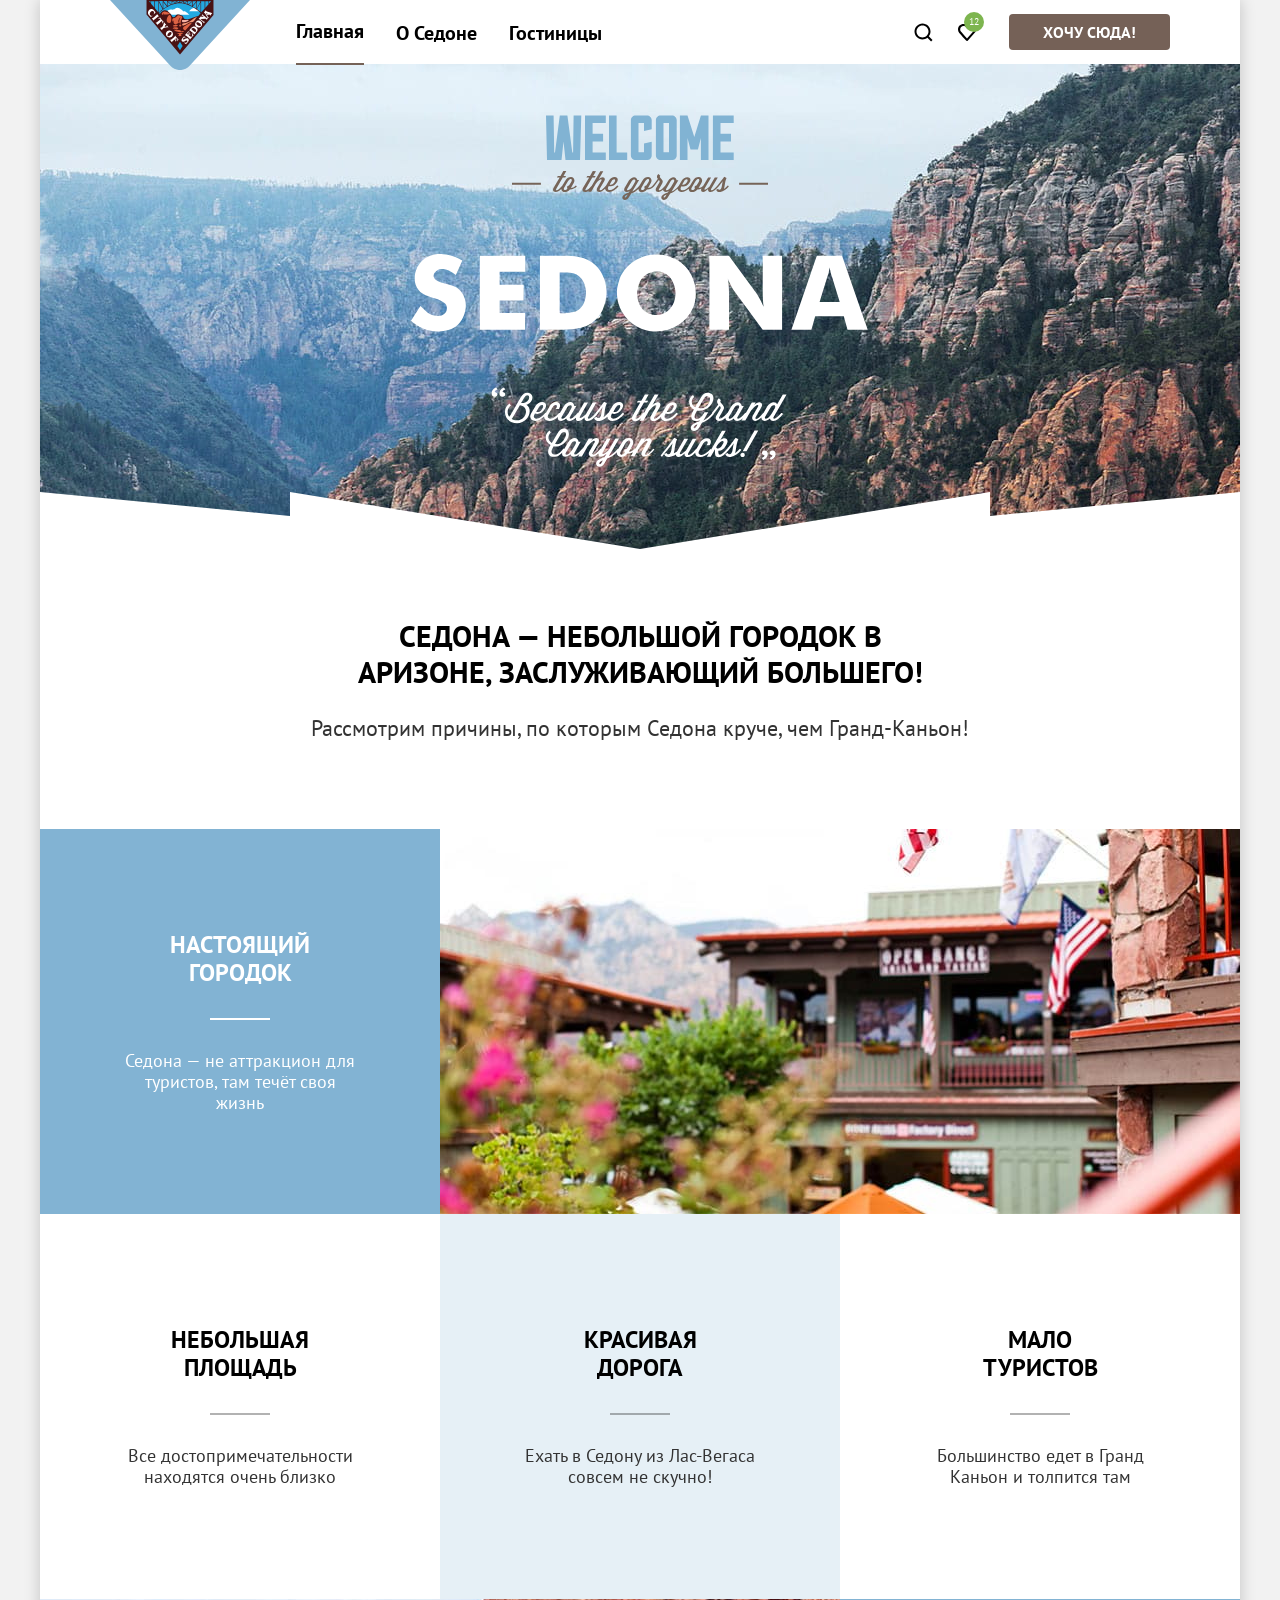
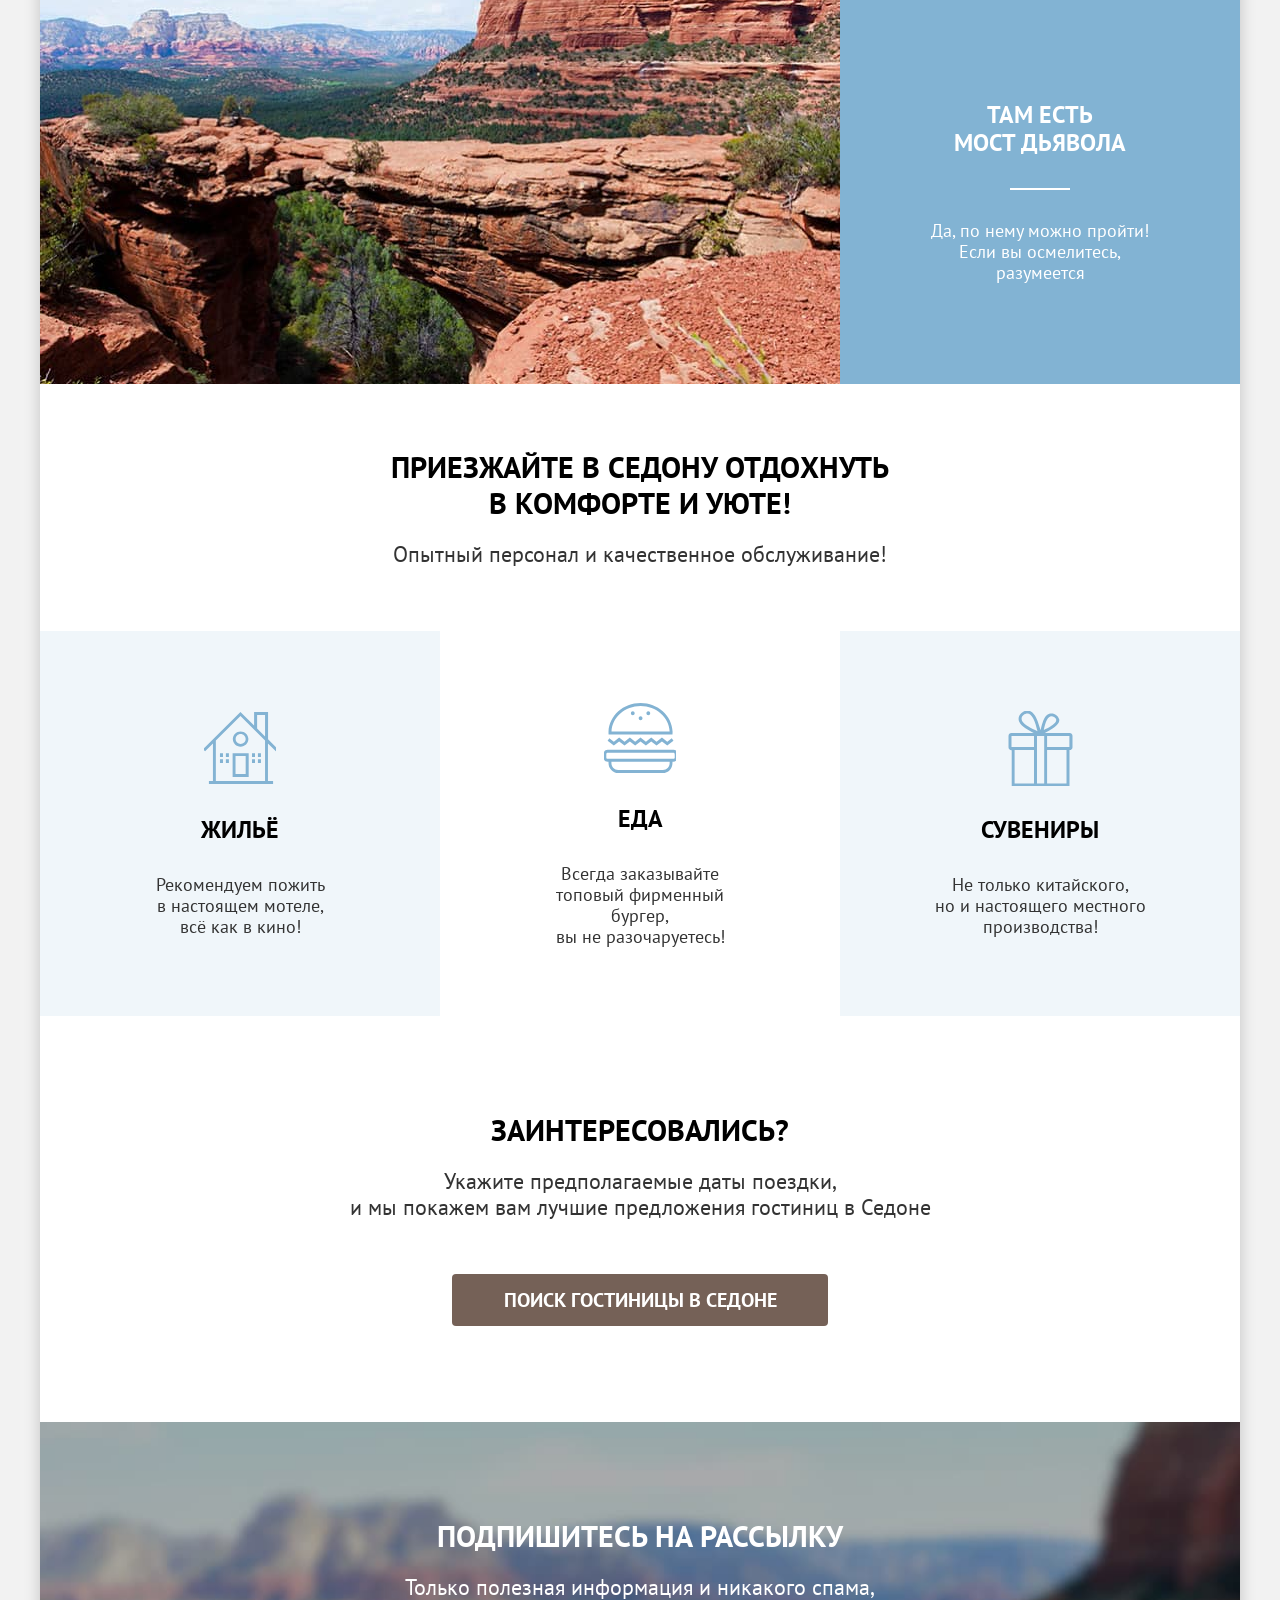
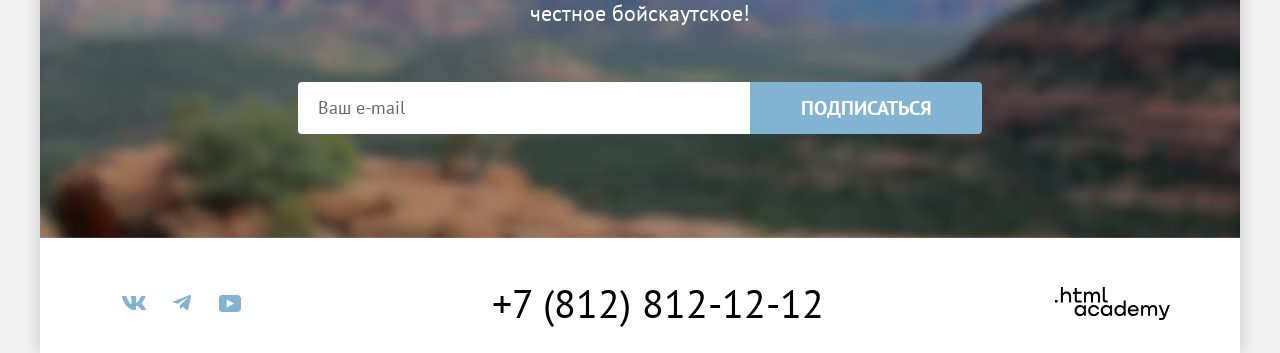
<file: index.html>
<!DOCTYPE html>
<html lang="ru">

  <head>
    <meta charset="utf-8">
    <title>HTML Academy: Седона -главная страница</title>
    <link rel="stylesheet" href="styles/styles.css">
    <link rel="icon" href="favicon.ico" sizes="32x32">
  </head>

  <body>
    <div class="container">
      <header class="header" data-test="header">
        <a class="logo-link" href="index.html" aria-current="page">
          <img class="logo" src="images/svg/logotypes/sedona-logo.svg" width="140" height="70" alt="Логотип Седоны">
        </a>
        <nav class="navigation">
          <ul class="navigation-list">
            <li class="navigation-item">
              <a class="navigation-link navigation-link-current" aria-current="page">Главная</a>
            </li>
            <li class="navigation-item">
              <a class="navigation-link" href="#">О Седоне</a>
            </li>
            <li class="navigation-item">
              <a class="navigation-link" href="catalog.html">Гостиницы</a>
            </li>
          </ul>
          <ul class="navigation-user-list">
            <li class="navigation-user-item">
              <a class="navigation-user-link navigation-user-link-search" href="#">
                <span class="visually-hidden">Поиск</span>
              </a>
            </li>
            <li class="navigation-user-item">
              <a class="navigation-user-link navigation-user-link-count" href="#">
                <span class="visually-hidden">Отелей в избранном:</span>
                <span class="count">12</span>
              </a>
            </li>
            <li class="navigation-user-item">
              <a class="button" href="#">Хочу сюда!</a>
            </li>
          </ul>
        </nav>
      </header>
      <main class="main-container" data-test="main">
        <section class="hero" data-test="hero">
          <h1 class="visually-hidden">Седона</h1>
          <img class="hero-banner" src="images/svg/hero/hero-welcome-group.svg" width="458" height="352"
            alt="Welcome to the gorgeous Sedona, because the Grand Canyon sucks!">
        </section>
        <section class="advantages">
          <h2 class="section-title advantages-title">Седона — небольшой городок в Аризоне, заслуживающий большего!</h2>
          <p class="section-description advantages-description">Рассмотрим причины, по которым Седона круче, чем
            Гранд-Каньон!</p>
          <ul class="advantages-list">
            <li class="advantages-item">
              <div class="card card-img">
                <h3 class="card-title">Настоящий городок</h3>
                <p class="card-description">Седона — не аттракцион для туристов, там течёт своя жизнь</p>
              </div>
              <img class="advantages-image" src="images/advantages/real-city.jpg" width="800" height="385"
                alt="Улица Седоны">
            </li>
            <li class="advantages-item">
              <div class="card card-light">
                <h3 class="card-title card-title-middle">Небольшая площадь</h3>
                <p class="card-description">Все достопримечательности находятся очень близко</p>
              </div>
            </li>
            <li class="advantages-item">
              <div class="card card-light">
                <h3 class="card-title card-title-middle">Красивая дорога</h3>
                <p class="card-description">Ехать в Седону из Лас-Вегаса совсем не скучно!</p>
              </div>
            </li>
            <li class="advantages-item">
              <div class="card card-light">
                <h3 class="card-title card-title-middle">Мало туристов</h3>
                <p class="card-description">Большинство едет в Гранд Каньон и толпится там</p>
              </div>
            </li>
            <li class="advantages-item">
              <div class="card card-img card-last">
                <h3 class="card-title">Там есть <br>мост дьявола</h3>
                <p class="card-description">Да, по нему можно пройти! Если вы осмелитесь, разумеется</p>
              </div>
              <img src="images/advantages/bridge.jpg" width="800" height="385" alt="Мост">
            </li>
          </ul>
        </section>
        <section class="services">
          <h2 class="section-title services-title">Приезжайте в Седону отдохнуть
            в комфорте и уюте!</h2>
          <p class="section-description services-description">Опытный персонал и качественное обслуживание!</p>
          <ul class="services-list">
            <li class="services-item">
              <div class="card card-light card-services">
                <h3 class="card-title card-title-services card-title-services-housing">Жильё</h3>
                <p class="card-description card-description-services">Рекомендуем пожить
                  в настоящем мотеле,
                  всё как в кино!</p>
              </div>
            </li>
            <li class="services-item">
              <div class="card card-light card-services">
                <h3 class="card-title card-title-services card-title-services-food">Еда</h3>
                <p class="card-description card-description-services">Всегда заказывайте
                  топовый фирменный бургер,
                  вы не разочаруетесь!</p>
              </div>
            </li>
            <li class="services-item">
              <div class="card card-light card-services">
                <h3 class="card-title card-title-services card-title-services-souvenirs">Сувениры</h3>
                <p class="card-description card-description-services">Не только китайского,
                  но и настоящего местного
                  производства!</p>
              </div>
            </li>
          </ul>
        </section>
        <section class="booking">
          <h2 class="section-title booking-title">Заинтересовались?</h2>
          <p class="section-description booking-description">Укажите предполагаемые даты поездки, <br>
            и мы покажем вам лучшие предложения гостиниц в Седоне</p>
          <button class="button button-booking" type="button">Поиск гостиницы в Седоне</button>

        </section>
        <section class="subscription">
          <h2 class="section-title subscription-title">Подпишитесь на рассылку</h2>
          <p class="section-description subscription-description">Только полезная информация и никакого спама, честное
            бойскаутское!</p>
          <form class="subscription-form" action="https://echo.htmlacademy.ru/" method="post">
            <label for="subscription-email" class="visually-hidden">Ваш e-mail</label>
            <input class="subscription-email" type="email" placeholder="Ваш e-mail" id="subscription-email"
              name="subscription-email" required>
            <button class="button button-subscription" type="submit">Подписаться</button>
          </form>
        </section>
      </main>
      <footer class="footer" data-test="footer">
        <h2 class="visually-hidden">Социальные сети, телефон и ссылка на разработчика сайта</h2>
        <ul class="footer-info-list">
          <li class="footer-info-item">
            <a class="social-link social-link-vk" href="https://vk.com/htmlacademy">
              <span class="visually-hidden">Группа Vkontakte</span>
            </a>
          </li>
          <li class="footer-info-item">
            <a class="social-link social-link-telegram" href="https://t.me/htmlacademy">
              <span class="visually-hidden">Telegram-канал</span>
            </a>
          </li>
          <li class="footer-info-item">
            <a class="social-link social-link-youtube" href="https://www.youtube.com/user/htmlacademyru">
              <span class="visually-hidden">Youtube-канал</span>
            </a>
          </li>
        </ul>
        <div class="footer-info-contacts">
          <a class="footer-info-phone" href="tel:+78128121212">+7 (812) 812-12-12
            <span class="visually-hidden">Телефон для бронирования</span>
          </a>
        </div>
        <a class="dev-link" href="https://htmlacademy.ru/intensive/htmlcss" target="_blank">
          <span class="visually-hidden">Логотип разработчика сайта -htmlacademy</span>
        </a>
      </footer>
    </div>
    <div class="modal-container modal-container-close">
      <div class="modal modal-auth">
        <button class="modal-close-button" type="button">
          <span class="visually-hidden">Закрыть</span>
        </button>
        <section class="modal-content">
          <h2 class="modal-title">Поиск гостиницы в Седоне</h2>
          <form class="search-form" action="https://echo.htmlacademy.ru/" method="post">
            <div class="field-item">
              <label class="form-label" for="check-in-date">Дата заезда:</label>
              <input id="check-in-date" class="date-input" type="text" name="check-in-date" value="27 апреля 2020"
                placeholder="Укажите дату" required>
              <p class="form-message form-message-error">Мы не можем отправить вас в прошлое.</p>
            </div>
            <div class="field-item">
              <label class="form-label" for="check-out-date">Дата выезда:</label>
              <input id="check-out-date" class="input date-input" type="text" name="check-out-date"
                value="1 сентября 2023" placeholder="Укажите дату" required>
              <p class="form-message">На эти даты есть свободные номера. Пока есть.</p>
            </div>
            <div class="field-item">
              <label class="form-label" for="adult">Взрослые:</label>
              <div class="counter">
                <button class="counter-button counter-button-minus" type="button">
                  <span class="visually-hidden">Уменьшить количество</span>
                </button>
                <input id="adult" class="input modal-number" type="number" name="adult" value="2" placeholder="1">
                <button class="counter-button counter-button-plus" type="button">
                  <span class="visually-hidden">Увеличить количество</span>
                </button>
              </div>
            </div>
            <div class="field-item">
              <div class="tooltip-wrapper">
                <label class="form-label" for="children">Дети:</label>
                <button class="info-button" type="button" aria-labelledby="tooltip-label-date">
                  <span class="visually-hidden">Посмотреть дополнительную информацию</span>
                </button>
                <div class="tooltip" role="tooltip" id="tooltip-label-date">Укажите количество детей, которые будут
                  с&nbsp;вами, возраст которых от&nbsp;6&nbsp;до&nbsp;18&nbsp;лет. Дети до&nbsp;6&nbsp;лет размещаются
                  бесплатно.
                </div>
              </div>
              <div class="counter">
                <button class="counter-button counter-button-minus" type="button">
                  <span class="visually-hidden">Уменьшить количество</span>
                </button>
                <input id="children" class="input modal-number" type="number" name="children" value="2" placeholder="1">
                <button class="counter-button counter-button-plus" type="button">
                  <span class="visually-hidden">Увеличить количество</span>
                </button>
              </div>
            </div>
            <button class="button modal-button" type="submit">Найти</button>
          </form>
        </section>
      </div>
    </div>
  </body>

</html>
</file>
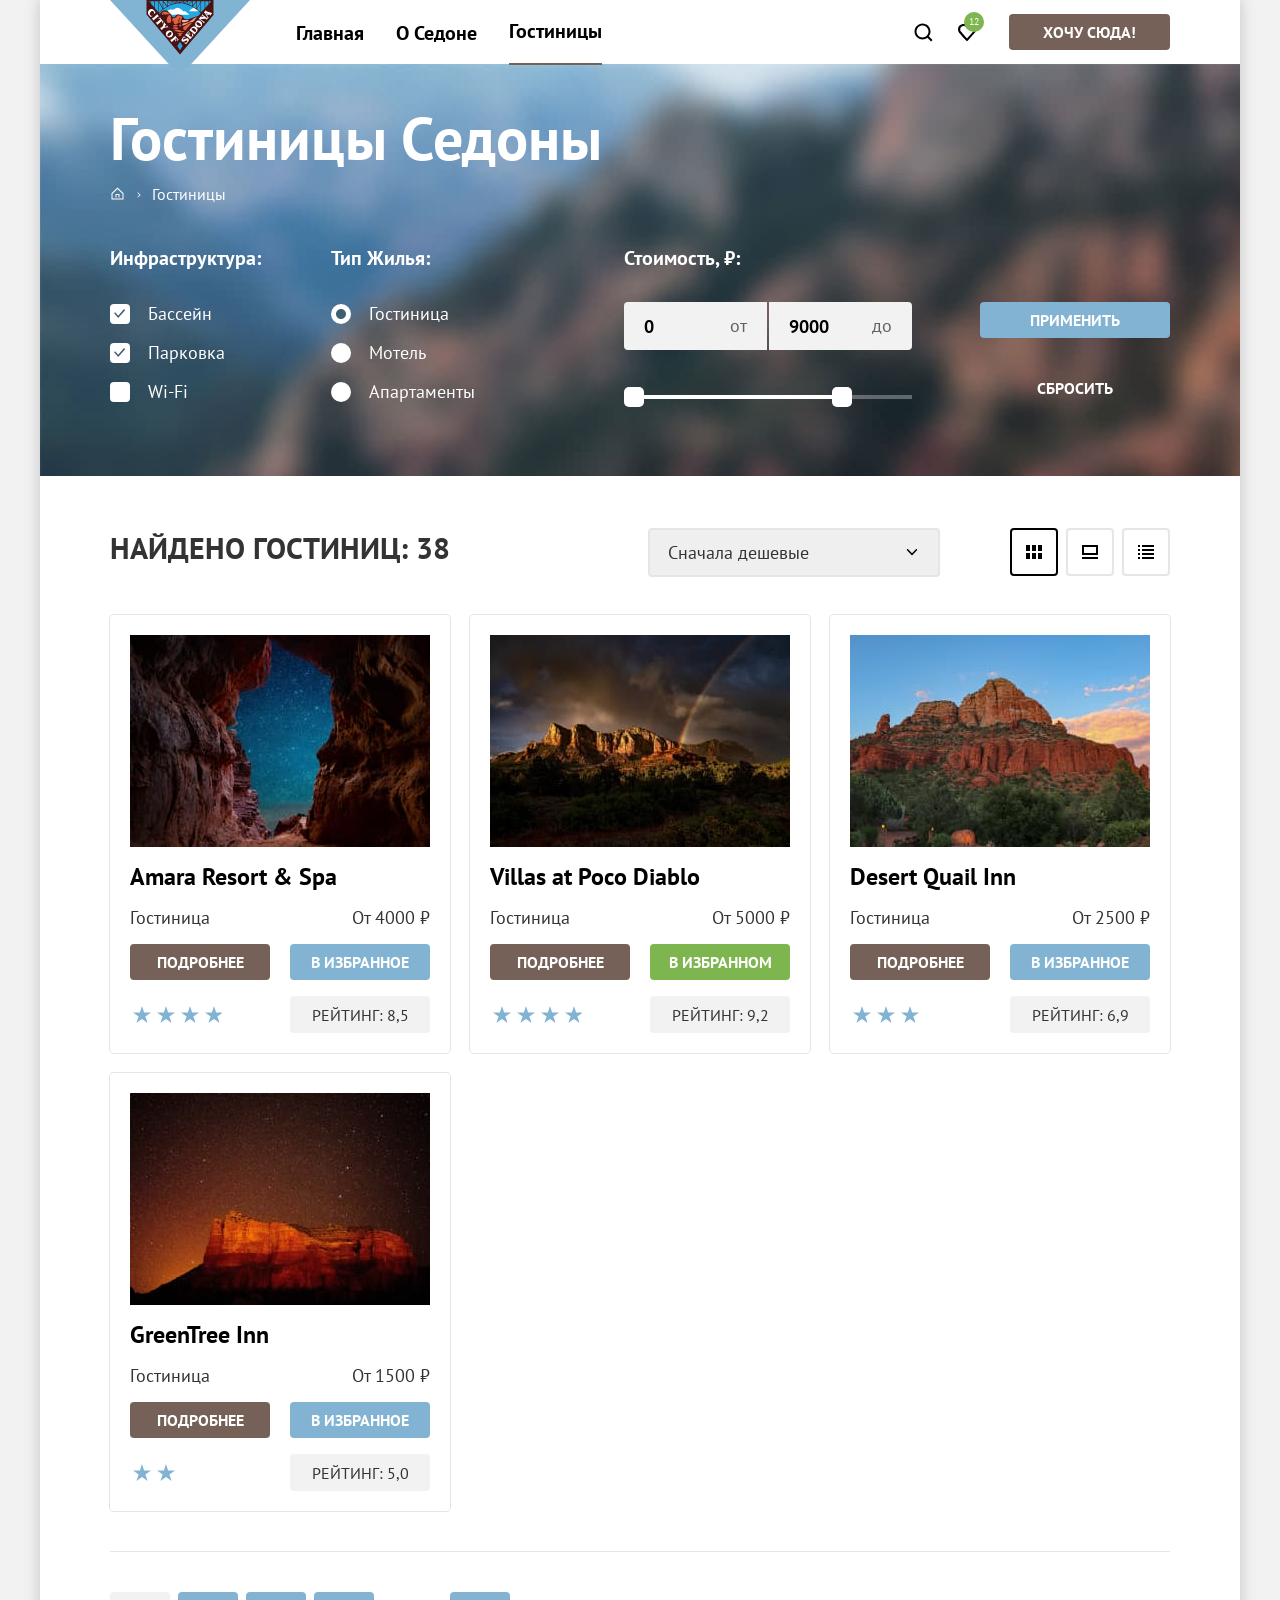
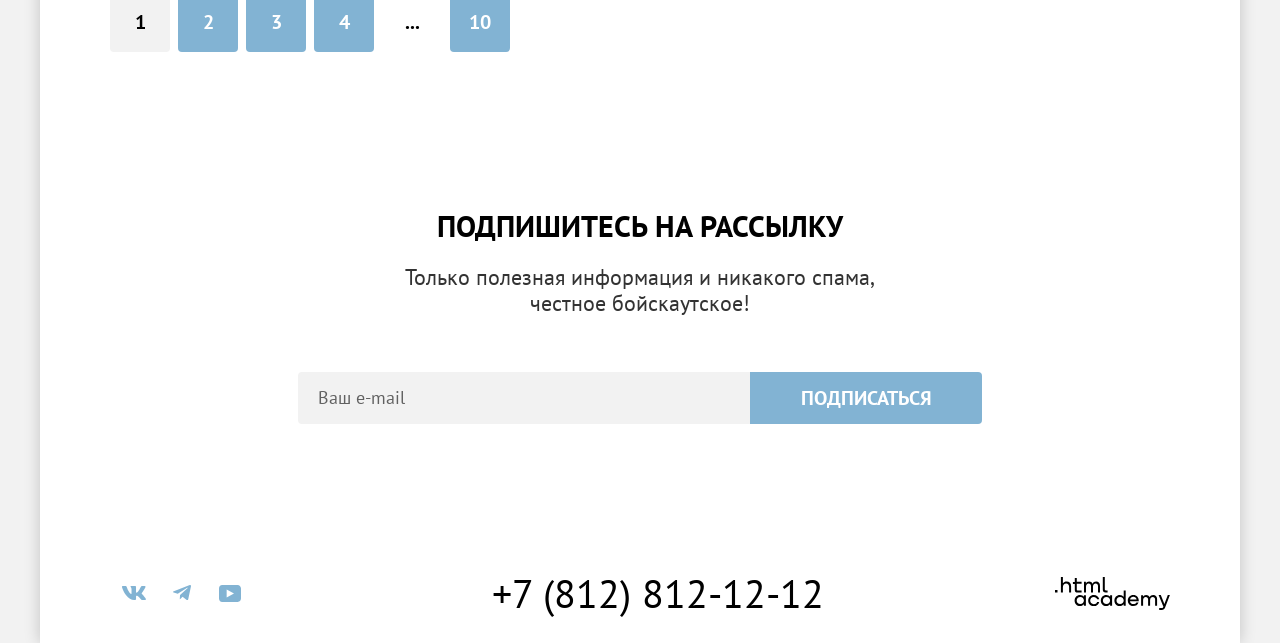
<file: catalog.html>
<!DOCTYPE html>
<html lang="ru">

  <head>
    <meta charset="utf-8">
    <title>HTML Academy: Седона - каталог</title>
    <link rel="stylesheet" href="styles/styles.css">
    <link rel="icon" href="favicon.ico" sizes="32x32">
  </head>

  <body>
    <div class="container">
      <header class="header" data-test="header">
        <a class="logo-link" href="index.html">
          <img class="logo" src="images/svg/logotypes/sedona-logo.svg" width="140" height="70" alt="Логотип Седоны">
        </a>
        <nav class="navigation">
          <ul class="navigation-list">
            <li class="navigation-item">
              <a class="navigation-link" href="index.html">Главная</a>
            </li>
            <li class="navigation-item">
              <a class="navigation-link" href="#">О Седоне</a>
            </li>
            <li class="navigation-item">
              <a class="navigation-link navigation-link-current" aria-current="page">Гостиницы</a>
            </li>
          </ul>
          <ul class="navigation-user-list">
            <li class="navigation-user-item">
              <a class="navigation-user-link navigation-user-link-search" href="#">
                <span class="visually-hidden">Поиск</span>
              </a>
            </li>
            <li class="navigation-user-item">
              <a class="navigation-user-link navigation-user-link-count" href="#">
                <span class="visually-hidden">Отелей в избранном:</span>
                <span class="count">12</span>
              </a>
            </li>
            <li class="navigation-user-item">
              <a class="button" href="#">Хочу сюда!</a>
            </li>
          </ul>
        </nav>
      </header>
      <main class="main-container" data-test="main">
        <div class="filter" data-test="filter">
          <h1 class="filter-title">Гостиницы Седоны</h1>
          <nav class="navigation filter-navigation">
            <ul class="filter-breadcrumbs-list">
              <li class="filter-breadcrumbs-item">
                <a class="filter-breadcrumbs-link filter-breadcrumbs-link-home" href="index.html">
                  <span class="visually-hidden">На главную </span>
                </a>
              </li>
              <li class="filter-breadcrumbs-item">
                <a class="filter-breadcrumbs-link filter-breadcrumbs-link-active">Гостиницы</a>
              </li>
            </ul>
          </nav>
          <form class="filter-form" action="https://echo.htmlacademy.ru/" method="get">
            <fieldset class="filter-group">
              <legend class="filter-group-title">Инфраструктура:</legend>
              <ul class="infrastructure-list">
                <li class="infrastructure-item">
                  <label class="control">
                    <input class="control-input" type="checkbox" name="pool" checked>
                    Бассейн
                  </label>
                </li>
                <li class="infrastructure-item">
                  <label class="control">
                    <input class="control-input" type="checkbox" name="parking" checked>
                    Парковка
                  </label>
                </li>
                <li class="infrastructure-item">
                  <label class="control">
                    <input class="control-input" type="checkbox" name="wi-fi">
                    Wi-Fi
                  </label>
                </li>
              </ul>
            </fieldset>
            <fieldset class="filter-group">
              <legend class="filter-group-title">Тип жилья:</legend>
              <ul class="housing-list">
                <li class="housing-item">
                  <label class="control">
                    <input class="control-input" type="radio" name="type-housing" value="hotel" checked>
                    Гостиница
                  </label>
                </li>
                <li class="housing-item">
                  <label class="control">
                    <input class="control-input" type="radio" name="type-housing" value="motel">
                    Мотель
                  </label>
                </li>
                <li class="housing-item">
                  <label class="control">
                    <input class="control-input" type="radio" name="type-housing" value="apartment">
                    Апартаменты
                  </label>
                </li>
              </ul>
            </fieldset>
            <fieldset class="filter-group filter-group-range">
              <legend class="filter-group-title">Стоимость, ₽:</legend>

              <div class="range-field">
                <div class="range-input-wrapper">
                  <input class="input range-input" type="number" name="price-from" value="0" id="from" placeholder="0">
                  <label class="range-label" for="from">От</label>
                </div>
                <div class="range-input-wrapper">
                  <input class="input range-input" type="number" name="price-to" value="9000" id="to"
                    placeholder="9000">
                  <label class="range-label" for="to">До</label>
                </div>
              </div>
              <div class="range-scale">
                <div class="range-bar" style="width: 220px;">
                  <button class="range-toggle toggle-min" type="button">
                    <span class="visually-hidden">Изменить минимальную цену</span>
                  </button>
                  <button class="range-toggle toggle-max" type="button">
                    <span class="visually-hidden">Изменить максимальную цену</span>
                  </button>
                </div>
              </div>
            </fieldset>
            <div class="button-wrapper">
              <button class="button button-apply" type="submit">Применить</button>
              <button class="button button-reset" type="reset">Сбросить</button>
            </div>
          </form>
        </div>
        <section class="search-result">
          <div class="search-wrapper">
            <h2 class="search-result-title">Найдено гостиниц: 38</h2>
            <div class="custom-select-wrapper">
              <select class="custom-select" aria-label="Сортировка" name="select-control">
                <option value="cheap">Сначала дешевые</option>
                <option value="expensive">Сначала дорогие</option>
                <option value="rating">По рейтингу</option>
              </select>
            </div>
            <ul class="view-change-list">
              <li class="view-change-item">
                <a class="view view-active view-tile" href="catalog.html?view=tile">
                  <span class="visually-hidden">Показать плиткой</span>
                </a>
              </li>
              <li class="view-change-item">
                <a class="view view-description" href="catalog.html?view=card ">
                  <span class="visually-hidden">Показать карточками с описанием</span>
                </a>
              </li>
              <li class="view-change-item">
                <a class="view view-list" href="catalog.html?view=list">
                  <span class="visually-hidden">Показать списком</span>
                </a>
              </li>
            </ul>
          </div>
          <ul class="hotel-list">
            <li class="hotel-item">
              <a class="hotel-link" href="#">
                <img class="hotel-image" src="images/hotels/amara.jpg" width="300" height="212"
                  alt="Ущелье с видом на звезды">
              </a>
              <a class="hotel-title-link" href="#">
                <h3 class="hotel-title">Amara Resort & Spa</h3>
              </a>
              <p class="hotel-text">Гостиница</p>
              <p class="hotel-text hotel-text-price">От 4000 ₽</p>
              <a class="button button-more" href="#">Подробнее
                <span class="visually-hidden">Подробнее</span>
              </a>
              <button class="button button-favorite" type="button">В избранное
                <span class="visually-hidden">В избранное</span>
              </button>
              <p class="stars stars-four">
                <span class="visually-hidden">Четыре звезды</span>
              </p>
              <p class="rating">Рейтинг: 8,5</p>
            </li>
            <li class="hotel-item">
              <a class="hotel-link" href="#">
                <img class="hotel-image" src="images/hotels/villas.jpg" width="300" height="212" alt="Гора с радугой">
              </a>
              <a class="hotel-title-link" href="#">
                <h3 class="hotel-title">Villas at Poco Diablo</h3>
              </a>
              <p class="hotel-text">Гостиница</p>
              <p class="hotel-text hotel-text-price">От 5000 ₽</p>
              <a class="button button-more" href="#">Подробнее
                <span class="visually-hidden">Подробнее</span>
              </a>
              <button class="button button-favorite button-favorite-checked" type="button">В избранном
                <span class="visually-hidden">В избранное</span>
              </button>
              <p class="stars stars-four"></p>
              <span class="visually-hidden">Четыре звезды</span>
              <p class="rating">Рейтинг: 9,2</p>
            </li>
            <li class="hotel-item">
              <a class="hotel-link" href="#">
                <img class="hotel-image" src="images/hotels/desert.jpg" width="300" height="212" alt="Каньон над лесом">
              </a>
              <a class="hotel-title-link" href="#">
                <h3 class="hotel-title">Desert Quail Inn</h3>
              </a>
              <p class="hotel-text">Гостиница</p>
              <p class="hotel-text hotel-text-price">От 2500 ₽</p>
              <a class="button button-more" href="#">Подробнее
                <span class="visually-hidden">Подробнее</span>
              </a>
              <button class="button button-favorite" type="button">В избранное
                <span class="visually-hidden">В избранное</span>
              </button>
              <p class="stars stars-three"></p>
              <span class="visually-hidden">Три звезды</span>
              <p class="rating">Рейтинг: 6,9</p>
            </li>
            <li class="hotel-item">
              <a class="hotel-link" href="#">
                <img class="hotel-image" src="images/hotels/green-tree.jpg" width="300" height="212"
                  alt="Горы в лучах заката">
              </a>
              <a class="hotel-title-link" href="#">
                <h3 class="hotel-title">GreenTree Inn</h3>
              </a>
              <p class="hotel-text">Гостиница</p>
              <p class="hotel-text hotel-text-price">От 1500 ₽</p>
              <a class="button button-more" href="#">Подробнее
                <span class="visually-hidden">Подробнее</span>
              </a>
              <button class="button button-favorite" type="button">В избранное
                <span class="visually-hidden">В избранное</span>
              </button>
              <p class="stars stars-two"></p>
              <span class="visually-hidden">Две звезды</span>
              <p class="rating">Рейтинг: 5,0</p>
            </li>
          </ul>
          <ul class="pagination">
            <li class="pagination-item">
              <span class="pagination-current">1</span>
            </li>
            <li class="pagination-item">
              <a class="pagination-link" href="#">2</a>
            </li>
            <li class="pagination-item">
              <a class="pagination-link" href="#">3</a>
            </li>
            <li class="pagination-item">
              <a class="pagination-link" href="#">4</a>
            </li>
            <li class="pagination-item">
              <a class="pagination-link pagination-link-points" href="#">...</a>
            </li>
            <li class="pagination-item">
              <a class="pagination-link" href="#">10</a>
            </li>
          </ul>
        </section>
        <section class="subscription subscription-hotels">
          <h2 class="subscription-title">Подпишитесь на рассылку</h2>
          <p class="subscription-description">Только полезная информация и никакого спама, честное бойскаутское!</p>
          <form class="subscription-form" action="https://echo.htmlacademy.ru/" method="post">
            <label class="visually-hidden" for="email">Ваш e-mail</label>
            <input class="mail-input" type="email" name="email" id="email" placeholder="Ваш e-mail" required>
            <button class="button button-mail button-mail-catalog" type="submit">Подписаться</button>
          </form>
        </section>
      </main>
      <footer class="footer" data-test="footer">
        <h2 class="visually-hidden">Социальные сети, телефон и ссылка на разработчика сайта</h2>
        <ul class="footer-info-list">
          <li class="footer-info-item">
            <a class="social-link social-link-vk" href="https://vk.com/htmlacademy">
              <span class="visually-hidden">Группа Vkontakte</span>
            </a>
          </li>
          <li class="footer-info-item">
            <a class="social-link social-link-telegram" href="https://t.me/htmlacademy">
              <span class="visually-hidden">Telegram-канал</span>
            </a>
          </li>
          <li class="footer-info-item">
            <a class="social-link social-link-youtube" href="https://www.youtube.com/user/htmlacademyru">
              <span class="visually-hidden">Youtube-канал</span>
            </a>
          </li>
        </ul>
        <div class="footer-info-contacts">
          <a class="footer-info-phone" href="tel:+78128121212">+7 (812) 812-12-12
            <span class="visually-hidden">Телефон для бронирования</span>
          </a>
        </div>
        <a class="dev-link" href="https://htmlacademy.ru/intensive/htmlcss" target="_blank">
          <span class="visually-hidden">Логотип разработчика сайта -htmlacademy</span>
        </a>
      </footer>
    </div>
  </body>

</html>
</file>
<file: styles/styles.css>
/* Шрифты */
@font-face {
  font-family: "PTSans";
  src: url("../fonts/ptsans-400.woff2") format("woff2");
  filte font-weight: 400;
  font-style: normal;
  font-display: swap;
}

@font-face {
  font-family: "PTSans";
  src: url("../fonts/ptsans-700.woff2") format("woff2");
  font-weight: 700;
  font-style: normal;
  font-display: swap;
}

/* Кfilteстомные переменные */

:root {

  /* Шрифты*/

  --font-family-basic: "PTSans", "Arial", sans-serif;

  /* Фоны */

  --body-bg-color: #f2f2f2;
  --basic-bg-color: #FFFFFF;
  --bg-color-first: #82B3D3;
  --bg-color-second: #83B3D333;
  --bg-color-third: #83B3D31F;
  --bg-color-fourth: #7DB54F;
  --bg-color-images: #021a1a8a;
  --bg-color-social-hover: #68A2CA;
  --bg-color-social-active: #68A2CA4D;
  --bg-color-html-academy-active: #7561574D;
  --bg-color-hover-one: #68A2CA;
  --bg-color-hover-two: #6C9E42;
  --bg-color-hover-three: #E5E5E5;
  --bg-color-modal: rgba(242, 242, 242, 0.8);
  --bg-color-grey-lightest: #f2f2f2;
  --color-blue-medium: #82b3d3;
  --color-grey-lightest: #f2f2f2;
  --color-grey: #e5e5e5;
  --color-black: #000000;
  --color-blue-light: #83b3d3;
  --color-breadcrumbs-hover: rgba(255, 255, 255, 0.6);
  --color-breadcrumbs-active: rgba(255, 255, 255, 0.3);


  /*Чекбоксы*/
  --checkbox-color-one: #3F5E72;

  /*Плэйсхолер*/
  --color-placeholder-one: rgba(0, 0, 0, 0.6);


  /*Кнопки*/

  --btn-bg-one: #756157;
  --btn-bg-hover-one: #615048;
  --btn-bg-three: #83B3D3;


  /*Цвета текстов*/

  --text-color-middle: #333333;
  --text-color-dark: #000000;
  --text-color-light: #FFFFFF;
  --text-color-error: #FF5757;
  --text-color-active: #FFFFFF4D;
  --text-color-disabled: #0000004D;
  --color-black-transparent-30: rgba(0, 0, 0, 0.3);
  --color-white-transparent-30: rgba(255, 255, 255, 0.3);
  --color-white-transparent-60: rgba(255, 255, 255, 0.6);
  --color-plus-minus-modal: rgba(117, 97, 87, 0.3);
  --color-symbol-modal-hover: rgba(0, 0, 0, 1);


  /*Teнь*/

  --shadow-color: #00000033;

  /*Рамки*/

  --border-color: #E5E5E5;
  --border-bottom-color: #E6E6E6;
  --outline-one: #83B3D3;
  --outline-two: #68A2CA;
  --bg-color-disabled: #0000004D;
  --color-counter-focus: rgba(130, 179, 211, 1);

  /*Линии*/

  --bottom-line-nav: #756257;
  --bottom-line-card: #0000004D;
}

html {
  height: 100%;
}

body {
  min-width: 1200px;
  margin: 0;
  height: 100%;
  font-family: var(--font-family-basic), serif, sans-serif;
  font-size: 22px;
  line-height: 26px;
  background-color: var(--body-bg-color);
  color: var(--text-color-middle);
}

img {
  max-width: 100%;
  height: auto;
  object-fit: contain;
}

*,
*::before,
*::after {
  box-sizing: border-box;
}

.container {
  display: flex;
  flex-direction: column;
  min-height: 100vh;
  width: 1200px;
  margin: 0 auto;
  background-color: var(--basic-bg-color);
  box-shadow: 0 0 15px 0 var(--shadow-color);
}

.main-container {
  flex-grow: 1;
}

.logo-link {
  text-decoration: none;
  color: inherit;
  font-family: inherit;
  margin-bottom: -8px;
  transition: opacity 0.3s ease;
}

.logo-link:hover {
  opacity: 80%;
}

.logo {
  display: block;
  height: auto;
  max-width: 100%;
  object-fit: cover;
}

.visually-hidden {
  position: fixed;
  transform: scale(0);
}

.header {
  margin: 0;
  padding: 0 70px;
  min-height: 64px;
  display: flex;
  gap: 30px;
  position: relative;
  z-index: 1;
}

.navigation {
  display: flex;
  flex-grow: 1;
  gap: 30px;
}

.navigation-list {
  display: flex;
  flex-wrap: wrap;
  margin: 0 auto 0 0;
  padding: 0;
  list-style: none;
}

.navigation-item {
  margin: 0;
  padding: 19px 16px;
}

.navigation-link {
  color: var(--text-color-dark);
  font-weight: 700;
  font-size: 20px;
  line-height: 24px;
  text-decoration: none;
  transition: opacity 0.3s ease;
}

.navigation-link:hover,
.navigation-link:focus-visible,
.navigation-link:active {
  opacity: 60%;
}

.navigation-link-current {
  position: relative;
  display: block;
}

.navigation-link-current::after {
  content: "";
  position: absolute;
  bottom: -22px;
  left: 0;
  width: 100%;
  height: 2px;
  background-color: var(--bottom-line-nav);
}


.navigation-link-current-hotels::after {
  content: "";
  position: absolute;
  bottom: -20px;
  left: 0;
  width: 100%;
  height: 2px;
  background-color: var(--bottom-line-nav);
}

.button {
  color: var(--text-color-light);
  background-color: var(--btn-bg-one);
  font-family: inherit;
  font-weight: 700;
  font-size: 16px;
  line-height: 20px;
  text-transform: uppercase;
  text-decoration: none;
  display: block;
  box-sizing: border-box;
  padding: 8px 34px;
  border: none;
  border-radius: 4px;
  cursor: pointer;
  transition: background-color 0.3s ease;
}

.button:hover {
  background-color: var(--btn-bg-hover-one);
}

.button:focus-visible {
  background-color: var(--btn-bg-hover-one);
}

.button:active {
  color: var(--text-color-active);
}

.button:disabled {
  border-color: var(--bg-color-disabled);
  color: var(--text-color-middle);
  pointer-events: none;
  opacity: 0.3;
}

.navigation-user-list {
  display: flex;
  flex-wrap: nowrap;
  align-items: center;
  justify-content: flex-end;
  margin: 0;
  padding: 0;
  list-style: none;
  max-width: 330px;
  margin-bottom: auto;
}

.navigation-user-item {
  display: flex;
  width: auto;
  max-width: 100%;
}

.navigation-user-link {
  display: inline-block;
  width: 44px;
  height: 64px;
  text-decoration: none;
  position: relative;
  cursor: pointer;
  transition: opacity 0.3s ease;
}

.navigation-user-item:last-child {
  flex-shrink: 0;
}

.navigation-user-link:hover,
.navigation-user-link:active {
  opacity: 50%;
}

.count {
  display: block;
  background-color: var(--bg-color-fourth);
  width: auto;
  height: 20px;
  color: var(--text-color-light);
  position: absolute;
  top: 12px;
  right: 5px;
  border-radius: 100vw;
  box-sizing: border-box;
  padding: 5px;
  font-family: var(--font-family-basic), serif;
  font-weight: 400;
  font-size: 10px;
  line-height: 10px;
  text-align: center;
}

.navigation-user-link-search {
  background-image: url("../images/svg/header-icons/icon-search.svg");
  background-repeat: no-repeat;
  background-position: center;
}

.navigation-user-link-count {
  background-image: url("../images/svg/header-icons/icon-heart.svg");
  background-repeat: no-repeat;
  background-position: center;
  margin-right: 20px;
}

.hero {
  background-image: url("../images/svg/hero/hero-devider.svg"),
    url("../images/background/hero-background.jpg");
  background-color: var(--bg-color-images);
  background-position: bottom, top;
  background-repeat: no-repeat;
  background-size: 100% auto, cover;
  padding: 51px 70px 82px;
  display: flex;
  flex-direction: column;
  align-items: center;
  margin: 0 0 69px;
}

.advantages {
  display: flex;
  flex-direction: column;
  justify-content: center;
  margin: 0 0 65px 0;
}

.section-title {
  font-family: var(--font-family-basic), serif;
  font-weight: 700;
  font-size: 30px;
  line-height: 36px;
  display: flex;
  text-align: center;
  margin: 0 auto;
  max-width: 620px;
  text-transform: uppercase;
  color: var(--text-color-dark);
  white-space: pre-line;
}

.advantages-title {
  margin-bottom: 25px;
}

.section-description {
  font-family: var(--font-family-basic), serif, sans-serif;
  font-weight: 400;
  font-size: 22px;
  line-height: 26px;
  display: flex;
  text-align: center;
  padding: 0;
  max-width: 670px;
  color: var(--text-color-middle);
}

.advantages-description {
  margin: 0 auto 88px;
  padding: 0;
}

.advantages-list {
  display: grid;
  grid-template-columns: repeat(3, 1fr);
  padding: 0;
  margin: 0;
  list-style: none;
}

.advantages-item {
  display: flex;
  background-color: var(--bg-color-first);
}

.advantages-item:nth-child(2n):not(:last-child) {
  background-color: transparent;
}

.advantages-item:nth-child(2n+1):not(:first-child):not(:last-child) {
  background-color: var(--bg-color-second);
}

.advantages-item:first-child,
.advantages-item:last-child {
  grid-column: span 3;
  background-color: var(--bg-color-first);
}

.card {
  color: var(--text-color-light);
  min-height: 385px;
  padding: 30px 80px;
  display: flex;
  flex-direction: column;
  justify-content: center;
  align-items: center;
}

.card-img {
  min-height: auto;
}

.card-last {
  order: 1;
}

.card-light h3 {
  color: var(--text-color-dark);
  white-space: pre-line;
}

.card-light p {
  color: var(--text-color-middle);
  font-weight: 400;
  font-size: 18px;
  line-height: 21px;
  white-space: pre-line;
}

.card-title {
  margin: 0;
  width: 175px;
  padding: 0 0 33px 0;
  position: relative;
  font-weight: 700;
  font-size: 24px;
  line-height: 28px;
  text-align: center;
  text-transform: uppercase;
  display: flex;
  justify-content: center;
  white-space: pre-line;
}

.card-title::after {
  content: '';
  position: absolute;
  left: 50%;
  bottom: 0;
  width: 60px;
  height: 2px;
  background-color: var(--text-color-light);
  transform: translateX(-50%)
}

.card-title-middle::after {
  background-color: var(--bottom-line-card);
}

.card-title-services {
  display: block;
  margin: 0 0 30px 0;
  min-height: 28px;
  position: relative;
  padding: 0;

}

.card-services {
  gap: 0;
}

.card-title-services::after {
  background-color: transparent;
}

.card-title-services::before {
  content: "";
  display: block;
  width: 72px;
  height: 75px;
  margin: 0 auto 30px;
  background-position: center;
  background-repeat: no-repeat;
}

.card-title-services-housing::before {
  background-image: url("../images/svg/servises-icons/servises-icon-housing.svg");
}

.card-title-services-food::before {
  background-image: url("../images/svg/servises-icons/servises-icon-food.svg");
}

.card-title-services-souvenirs::before {
  background-image: url("../images/svg/servises-icons/servises-icon-souvenirs.svg");
}

.card-description {
  margin: 0;
  padding: 30px 0 0 0;
  font-weight: 400;
  font-size: 18px;
  line-height: 21px;
  text-align: center;
  white-space: pre-line;
}

.card-description-services {
  width: 230px;
  padding: 0;
}

.services {
  margin: 0;
  display: flex;
  flex-direction: column;
  justify-content: center;
  align-items: center;
}

.services-list {
  margin: 0;
  padding: 0;
  display: grid;
  grid-template-columns: repeat(3, 1fr);
  width: 100%;
}

.services-item {
  background-color: var(--bg-color-third);
  display: flex;
  justify-content: center;
  align-items: center;
  min-height: 385px;
}

.services-item:nth-child(2n) {
  background-color: transparent;
}

.services-item:nth-child(2n+1) {
  background-color: var(--bg-color-third);
}

.services-title {
  margin-bottom: 20px;
}

.services-description {
  margin: 0 0 64px 0;
}

.booking {
  margin: 0;
  padding: 96px;
  display: flex;
  flex-direction: column;
  justify-content: center;
  align-items: center;
}

.booking-title {
  margin-bottom: 20px;
}

.booking-description {
  margin: 0 0 54px 0;
}

.button-booking {
  width: 376px;
  min-height: 52px;
  font-size: 20px;
  line-height: 36px;
}

.subscription {
  background-image: url("../images/background/subscribe-background.jpg");
  background-color: var(--bg-color-images);
  background-position: center;
  background-repeat: no-repeat;
  background-size: cover;
  margin: 0;
  padding: 96px 258px 104px;
  display: flex;
  flex-direction: column;
  justify-content: center;
  align-items: center;
}

.subscription-title {
  margin: 0 0 20px 0;
  color: var(--text-color-light);
}

.subscription-description {
  margin: 0 0 56px 0;
  width: 475px;
  color: var(--text-color-light);
  box-sizing: border-box;
}

.subscription-form {
  display: grid;
  width: 684px;
  grid-template-columns: 1fr 232px;
}

.subscription-form input {
  padding: 14px 20px;
  border-radius: 4px 0 0 4px;
  border: none;
  font-family: inherit;
  font-weight: 400;
  font-size: 18px;
  line-height: 24px;
  cursor: pointer;
  transition: background-color 0.3s ease;
}

.subscription-email::placeholder {
  color: var(--color-placeholder-one);
}

.subscription-email:hover,
.subscription-email:focus-visible {
  background-color: var(--bg-color-hover-three);
}

.subscription-email:active {
  background-color: var(--bg-color-hover-one)
}

.button-subscription {
  background-color: var(--bg-color-first);
  padding: 8px 50px;
  min-height: 52px;
  font-family: inherit;
  font-weight: 700;
  font-size: 20px;
  line-height: 36px;
  text-align: center;
  text-transform: uppercase;
  border: none;
  border-radius: 0 4px 4px 0;
  box-sizing: border-box;
  white-space: normal;
  word-wrap: break-word;
}

.button-subscription:hover,
.button-subscription:focus-visible {
  background-color: var(--bg-color-hover-one);
}

.button-subscription:active {
  background-color: var(--bg-color-first);
}

.footer {
  display: grid;
  grid-template-columns: min-content 1fr min-content;
  align-items: center;
  gap: 40px;
  padding: 45px 70px 30px;
}

.footer-info-contacts {
  display: flex;
  flex-direction: column;
  margin: 0 auto;
}

.footer-info-phone {
  display: block;
  width: 340px;
  font-family: var(--font-family-basic), serif;
  font-weight: 400;
  font-size: 40px;
  line-height: 40px;
  text-align: center;
  text-transform: uppercase;
  color: var(--text-color-dark);
  text-decoration: none;
  transition: color 0.3s ease;
}

.footer-info-phone:hover {
  color: var(--btn-bg-one);
}

.footer-info-phone:focus-visible {
  color: var(--btn-bg-one);
}

.footer-info-phone:active {
  color: var(--bg-color-social-active);
}

.footer-info-list {
  display: flex;
  flex-wrap: wrap;
  min-width: 150px;
  max-width: 250px;
  padding: 0;
  margin: 0;
  list-style-type: none;
}

.social-link {
  display: flex;
  justify-content: center;
  align-items: center;
  width: 48px;
  height: 40px;
}

.social-link::before {
  content: "";
  display: block;
  width: 24px;
  height: 18px;
  mask-repeat: no-repeat;
  mask-position: center;
  mask-size: contain;
  background: var(--bg-color-first);
  transition: background-color 0.3s ease;
}

.social-link:hover::before {
  background-color: var(--bg-color-social-hover);
}

.social-link:focus-visible::before {
  background-color: var(--bg-color-social-hover);
}

.social-link:active::before {
  background-color: var(--bg-color-social-active);
}

.social-link-vk::before {
  mask-image: url("../images/svg/social-icons/social-vk.svg");
  width: 24px;
  height: 14px;
}

.social-link-telegram::before {
  mask-image: url("../images/svg/social-icons/social-telegram.svg");
  width: 18px;
  height: 16px;
}

.social-link-youtube::before {
  mask-image: url("../images/svg/social-icons/social-youtube.svg");
  width: 22px;
  height: 17px;
}

.dev-link::before {
  content: "";
  display: block;
  width: 115px;
  height: 33px;
  margin-left: auto;
  mask-image: url("../images/svg/logotypes/htmlacademy-logo.svg");
  mask-position: center;
  mask-repeat: no-repeat;
  background: var(--text-color-dark);
  transition: background-color 0.3s ease;
}

.dev-link:hover::before {
  background-color: var(--btn-bg-one);
}

.dev-link:focus-visible::before {
  background-color: var(--btn-bg-one);
}

.dev-link:active::before {
  background-color: var(--bg-color-html-academy-active);
}

/*---------------------Modal----------------------------------------*/

.modal-container {
  position: fixed;
  top: 0;
  left: 0;
  display: flex;
  width: 100%;
  height: 100%;
  background-color: var(--bg-color-modal);
  z-index: 2;
}



.modal-container-close {
  display: none;
}

.modal-auth {
  position: relative;
  margin: auto;
  padding: 64px 70px;
  background-color: var(--basic-bg-color);
  width: 717px;
  border-radius: 30px;
  box-shadow: 0 25px 50px 0 rgba(0, 0, 0, 0.15);
  box-sizing: border-box;
}

.modal-close-button {
  position: absolute;
  display: flex;
  justify-content: center;
  align-items: center;
  top: 64px;
  right: 52px;
  width: 52px;
  height: 52px;
  border-radius: 50%;
  border: none;
  background-color: var(--color-grey-lightest);
  cursor: pointer;
  transition: background-color 0.3s ease;
}

.modal-title {
  margin: 0 0 64px 0;
  padding: 0;
  font-family: inherit;
  font-weight: 700;
  font-size: 30px;
  line-height: 36px;
  text-transform: uppercase;
}

.search-form {
  display: grid;
  grid-template-columns: repeat(2, 1fr);
  gap: 23px 86px;
}

.field-item {
  display: grid;
  grid-template-columns: 137px 1fr;
  align-items: center;
}

.field-item:has([type="text"]) {
  grid-column: 1 / -1;
}

.form-label {
  font-family: inherit;
  font-weight: 700;
  font-size: 20px;
  line-height: 24px;
  text-transform: capitalize;
  color: var(--text-color-dark);
}

.date-input {
  font-family: var(--font-family-basic), serif;
  border-radius: 4px;
  max-width: 440px;
  padding: 14px 58px 14px 20px;
  background-image: url("../images/svg/date.svg");
  background-repeat: no-repeat;
  background-position: right 20px center;
  background-size: 20px 20px;
  font-weight: 700;
  font-size: 18px;
  line-height: 24px;
  background-color: var(--body-bg-color);
  border: none;
  transition: background-color 0.3s ease;
  cursor: pointer;
}

.date-input {
  font-family: var(--font-family-basic), serif, sans-serif;
  font-weight: 700;
  font-size: 18px;
  line-height: 24px;
}

.date-input::placeholder {
  color: var(--color-placeholder-one);
  opacity: 60%;
}

.date-input:hover,
.date-input:focus-visible {
  background-color: var(--bg-color-hover-three);
}

.form-message {
  grid-column: 2 / 3;
  font-family: inherit;
  font-weight: 400;
  font-size: 16px;
  line-height: 21px;
  margin: 0;
  padding-left: 19px;
}

.form-message-error {
  color: var(--text-color-error);
}

.counter {
  display: grid;
  grid-template-columns: 36px 32px 36px;
  align-items: center;
  gap: 2px;
  background-color: var(--bg-color-grey-lightest);
  border-radius: 4px;
  width: 110px;
}

.counter-button {
  position: relative;
  display: flex;
  justify-content: center;
  align-items: center;
  width: 100%;
  height: 100%;
  padding: 0;
  border: none;
  cursor: pointer;
  background-color: var(--bg-color-grey-lightest);
}

.counter-button::after {
  content: "";
  position: absolute;
  inset: 0;
  margin: auto;
  width: 22px;
  height: 22px;
  border-radius: 4px;
  border: 3px solid transparent;
  pointer-events: none;
  transition: border-color 0.2s ease;
}

.counter-button:focus-visible {
  outline: none;
}

.counter-button:focus-visible::after {
  border-color: var(--color-counter-focus);
}

.counter-button-minus {
  border-radius: 4px 0 0 4px;
}

.counter-button-plus {
  border-radius: 0 4px 4px 0;
}

.counter-button::before {
  content: "";
  width: 18px;
  height: 18px;
  mask-repeat: no-repeat;
  mask-position: center;
  mask-size: contain;
  background-color: var(--color-plus-minus-modal);
  transition: background-color 0.3s ease;
}

.counter-button-minus::before {
  width: 14px;
  height: 14px;
  mask-image: url("../images/svg/minus.svg");
}

.counter-button-plus::before {
  mask-image: url("../images/svg/plus.svg");
}

.counter-button:hover::before {
  background-color: var(--color-symbol-modal-hover);
}

.counter-button:focus-visible::before {
  background-color: var(--color-symbol-modal-hover);
}

.counter-button:active::before {
  background-color: var(--color-plus-minus-modal);
}

.modal-number {
  min-width: 32px;
  min-height: 48px;
  border: none;
  text-align: center;
  background-color: var(--bg-color-grey-lightest);
  font-family: var(--font-family-basic), serif, sans-serif;
  font-weight: 700;
  font-size: 18px;
  line-height: 20px;
}

.modal-number::placeholder {
  color: var(--color-placeholder-one);
}

.tooltip-wrapper {
  position: relative;
  display: flex;
  gap: 10px;
  align-items: center;
}

.info-button {
  display: flex;
  justify-content: center;
  align-items: center;
  padding: 0;
  width: 26px;
  height: 26px;
  background-color: var(--bg-color-first);
  border-radius: 50%;
  border: none;
  cursor: pointer;
}

.info-button:hover {
  opacity: 0.9;
}

.info-button::after {
  content: "";
  display: block;
  width: 12px;
  height: 12px;
  mask-image: url("../images/svg/tooltype.svg");
  mask-repeat: no-repeat;
  mask-position: center;
  mask-size: contain;
  background-color: var(--basic-bg-color);
}

.tooltip {
  display: none;
  position: absolute;
  top: 41px;
  left: 55%;
  transform: translateX(-50%);
  width: 256px;
  padding: 22px 21px;
  font-size: 16px;
  line-height: 20px;
  border-radius: 10px;
  background-color: var(--text-color-middle);
  color: var(--text-color-light);
  z-index: 10;
  box-sizing: border-box;
}

.tooltip::before {
  content: "";
  position: absolute;
  top: -8px;
  left: 0;
  right: 0;
  margin: 0 auto;
  background-image: url("../images/svg/triangle.svg");
  width: 19px;
  height: 9px;
}

.info-button:hover+.tooltip,
.info-button:focus+.tooltip {
  display: block;
}

.modal-button {
  font-family: var(--font-family-basic), serif, sans-serif;
  font-weight: 700;
  font-size: 20px;
  line-height: 24px;
  grid-column: 1 / -1;
  margin-top: 25px;
  max-width: 577px;
  min-height: 60px;
  border-radius: 10px;
  background-color: var(--btn-bg-three);
}

.modal-button:hover,
.modal-button:focus {
  background-color: var(--bg-color-social-hover);
}

.modal-button:active {
  background-color: var(--color-blue-medium);
  color: var(--color-white-transparent-30);
}


.modal-close-button::before {
  content: "";
  display: block;
  width: 20px;
  height: 20px;
  mask-image: url("../images/svg/cross.svg");
  mask-repeat: no-repeat;
  mask-position: center;
  mask-size: contain;
  background-color: var(--color-black);
}

.modal-close-button:hover {
  background-color: var(--color-grey);
}

.modal-close-button:focus-visible {
  border: 3px solid;
  border-color: rgba(131, 179, 211, 1);
}

.modal-close-button:active {
  opacity: 0.3;
}


/*---------------------Catalog----------------------------------------*/

.filter {
  background-image: url("../images/background/filter.jpg");
  background-repeat: no-repeat;
  background-size: cover;
  background-color: var(--bg-color-images);
  color: var(--text-color-light);
  padding: 35px 70px 70px;
  margin: 0;

}

.filter-title {
  font-family: var(--font-family-basic), serif;
  font-weight: 700;
  font-size: 60px;
  line-height: 78px;
  margin: 0 0 10px 0;
  padding: 0;
  white-space: pre-line;
}

.filter-navigation {
  margin-bottom: 44px;
  padding: 0;
}

.filter-breadcrumbs-list {
  margin: 0;
  padding: 0;
  list-style: none;
  display: flex;
  flex-wrap: wrap;
  align-items: center;
}

.filter-breadcrumbs-item {
  display: flex;
  align-items: center;
}

.filter-breadcrumbs-item:not(:last-child)::after {
  content: "";
  display: block;
  width: 7px;
  height: 10px;
  margin: 0 10px;
  mask-repeat: no-repeat;
  mask-position: center;
  mask-size: contain;
  mask-image: url(../images/svg/breadcrumbs.svg);
  background-color: var(--basic-bg-color);
}

.filter-breadcrumbs-link {
  font-weight: 400;
  font-size: 16px;
  line-height: 21px;
  display: flex;
  justify-content: center;
  align-items: center;
  width: 15px;
  height: 15px;
  cursor: pointer;
}

.filter-breadcrumbs-link-home::before {
  content: "";
  display: block;
  width: 15px;
  height: 15px;
  mask-repeat: no-repeat;
  mask-position: center;
  mask-size: contain;
  mask-image: url(../images/svg/home.svg);
  background-color: var(--basic-bg-color);
  transition: background-color 0.3s ease;

}

.filter-breadcrumbs-link-home:hover::before {
  background-color: var(--color-white-transparent-60);
}

.filter-breadcrumbs-link:hover {
  color: var(--color-breadcrumbs-hover);
}

.filter-breadcrumbs-link:active,
.filter-breadcrumbs-link:focus-visible {
  color: var(--color-breadcrumbs-active);
}

.filter-breadcrumbs-link-active {
  background-image: none;
  width: auto;
  cursor: pointer;
  font-family: inherit;
  font-weight: 400;
  font-size: 16px;
  line-height: 21px;
}

.filter-form {
  display: flex;
  align-items: flex-start;
  flex-wrap: wrap;
  width: 100%;
  max-width: 1060px;
}

.filter-group {
  flex: 0 0 auto;
  margin: 0 70px 0 0;
  padding: 0;
  border: none;
}

.filter-group-title {
  padding: 0;
  margin-bottom: 32px;
  text-transform: capitalize;
}

.filter-group-range {
  flex: 0 0 288px;
  width: 288px;
  margin: 0 0 0 auto;
  padding: 0 0 0 10px;
}

.filter-group legend {
  font-weight: 700;
  font-size: 20px;
  line-height: 24px;
}

.infrastructure-list,
.housing-list {
  margin: 0;
  padding: 0;
  list-style-type: none;
  display: flex;
  flex-wrap: wrap;
  flex-direction: column;
  gap: 16px;
}

.control {
  font-family: var(--font-family-basic), serif;
  font-weight: 400;
  font-size: 18px;
  line-height: 23px;
  display: flex;
  justify-content: start;
  align-items: center;
  gap: 18px;
  cursor: pointer;
}

.control-input {
  appearance: none;
  display: flex;
  justify-content: center;
  align-items: center;
  margin: 0;
  width: 20px;
  height: 20px;
  background-color: var(--basic-bg-color);
  border-radius: 4px;
  cursor: pointer;
}

.control-input::before {
  content: "";
  width: 12px;
  height: 10px;
  opacity: 0;
  mask-repeat: no-repeat;
  mask-position: center;
  mask-size: contain;
  background-color: var(--checkbox-color-one);
}

.control:hover {
  color: var(--color-white-transparent-60);
}

.control:hover .control-input {
  background-color: var(--color-white-transparent-60);
}

.control:active {
  color: var(--text-color-active);
}

.control:active .control-input {
  background-color: var(--text-color-active);
}

.control-input[type="radio"] {
  border-radius: 50%;
}

.control-input:checked::before {
  opacity: 1;
}

.control-input[type="checkbox"]::before {
  mask-image: url("../images/svg/select-icons/select-infrastructure.svg");
}

.control-input[type="radio"]::before {
  mask-image: url("../images/svg/select-icons/select-radio.svg");
}

.range-field {
  display: flex;
  margin-bottom: 45px;
  gap: 2px;
}

.range-input-wrapper {
  position: relative;

}

.range-input {
  width: 143px;
  height: 48px;
  display: inline-block;
  padding: 12px 53px 12px 20px;
  box-sizing: border-box;
  font-family: var(--font-family-basic), serif;
  font-weight: 700;
  font-size: 18px;
  line-height: 24px;
  background-color: var(--body-bg-color);
  border: none;
  transition: background-color 0.3s ease;
}

.range-input::placeholder {
  color: var(--color-placeholder-one);
}

.input[type="number"]::-webkit-outer-spin-button,
.input[type="number"]::-webkit-inner-spin-button {
  appearance: none;
  margin: 0;
}


.input[type="number"] {
  -moz-appearance: textfield;
  appearance: textfield;
}

.range-input:hover,
.range-input:focus-visible {
  background-color: #E5E5E5;
}

.range-input[name="price-from"] {
  border-radius: 4px 0 0 4px;
}

.range-input[name="price-to"] {
  border-radius: 0 4px 4px 0;
}

.range-label {
  position: absolute;
  right: 20px;
  top: 50%;
  transform: translateY(-50%);
  text-transform: lowercase;
  font-family: var(--font-family-basic), serif, sans-serif;
  font-weight: 400;
  font-size: 18px;
  line-height: 24px;
  text-align: right;
  color: var(--color-placeholder-one);
}

.range-scale {
  position: relative;
  height: 4px;
  background-color: var(--color-white-transparent-30);
}

.range-bar {
  position: absolute;
  height: 4px;
  background-color: var(--basic-bg-color);
}

.range-toggle {
  position: absolute;
  width: 20px;
  height: 20px;
  background-color: var(--basic-bg-color);
  border: none;
  border-radius: 5px;
  cursor: pointer;
}

.range-toggle:hover,
.range-toggle:focus {
  box-shadow: 0 4px 10px 0 rgba(0, 0, 0, 0.25);
}

.range-toggle:active {
  border: 2px solid var(--color-blue-light);
  box-shadow: 0 7px 15px 0 rgba(0, 0, 0, 0.4);
}

.toggle-min {
  top: -8px;
}

.toggle-max {
  top: -8px;
  right: -8px;
}

.search-result {
  padding: 52px 70px 60px;
  width: 100%;
  box-sizing: border-box;
}

.search-wrapper {
  display: flex;
  align-items: flex-start;
  justify-content: space-between;
  margin-bottom: 38px;
}

.search-result-title {
  flex: 1 1 auto;
  min-width: 0;
  margin: 0 135px 0 0;
  padding: 0;
  font-weight: 700;
  font-size: 30px;
  line-height: 40px;
  text-transform: uppercase;
  white-space: normal;

}

.custom-select-wrapper {
  position: relative;
  flex: 0 0 292px;
  margin: 0 70px 0 0;
  width: 292px;
  font-family: var(--font-family-basic), serif, sans-serif;
}

.custom-select {
  font-family: inherit;
  font-weight: 400;
  font-size: 18px;
  line-height: 21px;
  color: var(--text-color-middle);
  display: block;
  width: 292px;
  padding: 12px 18px;
  border: 2px solid var(--border-color);
  border-radius: 4px;
  appearance: none;
  cursor: pointer;
  box-sizing: border-box;
  background-image: url("../images/svg/select-icons/select-hotels.svg");
  background-repeat: no-repeat;
  background-position: right 20px center;
  background-size: 12px 7px;
  transition: border-color 0.3s ease;
}

.custom-select:hover {
  border-color: var(--outline-two);
}

.custom-select:focus-visible {
  border-color: var(--text-color-dark);
  outline: none;
}

.custom-select:disabled {
  border-color: var(--bg-color-disabled);
  color: var(--text-color-middle);
  pointer-events: none;
  opacity: 0.3;
}

.view-change-list {
  margin: 0;
  padding: 0;
  list-style-type: none;
  flex: 0 0 auto;
  display: flex;
  flex-wrap: wrap;
  width: 160px;
  gap: 8px;
}

.view {
  display: block;
  width: 48px;
  height: 48px;
  border-radius: 4px;
  background-position: center;
  background-repeat: no-repeat;
  border: 2px solid var(--border-color);
  box-sizing: border-box;
}

.view:hover,
.view:focus-visible,
.view:active {
  border: 2px solid var(--text-color-dark);
}

.view-active {
  border: 2px solid var(--text-color-dark);
}

.view-tile {
  background-image: url("../images/svg/view-icons/view-icon-tile.svg");
}

.view-description {
  background-image: url("../images/svg/view-icons/view-icon-rating.svg");
}

.view-list {
  background-image: url("../images/svg/view-icons/view-icon-list.svg");
}

.button-wrapper {
  flex: 0 0 auto;
  display: flex;
  padding-top: 56px;
  flex-direction: column;
  gap: 32px;
  margin-left: auto;
}

.button-apply {
  background-color: var(--bg-color-first);
  transition: background-color 0.3s ease;
  box-sizing: border-box;
  display: block;
  padding: 8px 50px;
}

.button-apply:hover {
  background-color: var(--bg-color-hover-one);
}

.button-apply:focus-visible {
  background-color: var(--bg-color-hover-one);
}

.button-apply:active {
  background-color: var(--bg-color-first);
  color: var(--text-color-active);
}

.button-reset {
  background-color: transparent;
  transition: color 0.3s ease;
}

.button-reset:hover {
  color: var(--text-color-active);
  background-color: transparent;
}

.button-reset:focus-visible {
  color: var(--text-color-active);
  background-color: transparent;
  outline-offset: 2px;
}

.button-reset:active {
  color: var(--text-color-active);
}

.card-image {
  background-color: var(--bg-color-images);
}

.select-control option {
  font-family: inherit;
  font-weight: 400;
  font-size: 18px;
  line-height: 21px;
  color: var(--text-color-middle);
}

.hotel-list {
  list-style: none;
  padding: 0 0 40px 0;
  margin: 0 0 40px 0;
  border-bottom: 1px solid var(--border-bottom-color);
  display: grid;
  grid-template-columns: repeat(3, 1fr);
  gap: 20px;
  max-width: 1060px;
  margin-left: auto;
  margin-right: auto;
}

.hotel-item {
  display: grid;
  padding: 20px;
  margin: 0;
  grid-template-columns: repeat(2, 1fr);
  grid-template-rows: auto 1fr;
  gap: 16px 20px;
  box-shadow: 0 0 0 1px var(--border-color);
  border-radius: 4px;
}

.hotel-link {
  text-decoration: none;
  grid-column: 1 / -1;
  display: block;
  line-height: 0;
  margin: 0;
  padding: 0;
  box-sizing: border-box;
}

.hotel-image {
  display: block;
  background-color: var(--bg-color-images);
  object-fit: contain;
}

.hotel-title-link {
  display: block;
  margin: 0;
  padding: 0;
  text-decoration: none;
  cursor: pointer;
  font-weight: 700;
  font-size: 24px;
  line-height: 28px;
  color: var(--text-color-dark);
  grid-column: 1 / -1;
}

.hotel-wrapper {
  display: flex;
  flex-direction: column;
}

.button-more {
  text-decoration: none;
  display: inline-block;
  padding: 8px;
  text-align: center;
  width: auto;
  height: min-content;
}

.button-favorite {
  background-color: var(--bg-color-first);
  display: inline-block;
  padding: 8px;
  width: auto;
  height: min-content;
  transition: background-color 0.3s ease;

}

.button-favorite:hover {
  background-color: var(--bg-color-hover-one);
}

.button-favorite:focus-visible {
  background-color: var(--bg-color-hover-one);
}

.button-favorite:active {
  background-color: var(--bg-color-first);
  color: var(--text-color-active);
}

.button-favorite-checked {
  background-color: var(--bg-color-fourth);
  transition: background-color 0.3s ease;
}

.button-favorite-checked:hover {
  background-color: var(--bg-color-hover-two);
}

.button-favorite-checked:focus-visible {
  background-color: var(--bg-color-hover-two);
}

.hotel-title {
  margin: 0;
  padding: 0;
  font-weight: 700;
  font-size: 24px;
  line-height: 28px;
  white-space: pre-line;
}

.hotel-text {
  margin: 0;
  margin-top: auto;
  padding: 0;
  font-weight: 400;
  font-size: 18px;
  line-height: 21px;
  color: var(--text-color-middle);
  white-space: pre-line;
}

.hotel-text-price {
  margin: 0;
  margin-left: auto;
  margin-top: auto;
}

.stars {
  margin: 0;
  padding: 0;
  background-image: url("../images/svg/star.svg");
  background-repeat: repeat-x;
  background-position: left;
  position: relative;
  background-size: 24px 17px;
}

.stars::after {
  content: "";
  position: absolute;
  width: 18px;
  height: 40px;
  background-color: var(--basic-bg-color);
  z-index: 2;
  bottom: 0;
  right: 0;
}

.stars-four::after {
  content: "";
  width: 48px;
}

.stars-three::after {
  content: "";
  width: 70px;
}

.stars-two::after {
  content: "";
  width: 92px;
}


.stars-five::after {
  content: "";
  width: 18px;
}

.rating {
  margin: 0;
  padding: 0;
  display: flex;
  justify-content: center;
  align-items: center;
  background-color: var(--body-bg-color);
  color: var(--text-color-middle);
  width: 140px;
  height: 37px;
  border-radius: 4px;
  font-family: var(--font-family-basic), sans-serif;
  font-weight: 400;
  font-size: 16px;
  line-height: 20px;
  text-transform: uppercase;
}

.pagination {
  margin: 0;
  padding: 0;
  list-style: none;
  display: flex;
  gap: 8px;
  flex-wrap: wrap;
}

.pagination-link {
  display: flex;
  justify-content: center;
  align-items: center;
  min-width: 60px;
  height: 60px;
  border-radius: 4px;
  background-color: var(--bg-color-first);
  color: var(--text-color-light);
  font-weight: 700;
  font-size: 20px;
  line-height: 36px;
  text-decoration: none;
  padding: 12px;
  box-sizing: border-box;
  transition: background-color 0.3s ease;
}

.pagination-link:hover {
  background-color: var(--bg-color-hover-one);
}

.pagination-link:focus-visible {
  background-color: var(--bg-color-hover-one);
}

.pagination-link:active {
  color: var(--text-color-active);
}

.pagination-link-points {
  background-color: transparent;
}

.pagination-link-points:hover {
  background-color: transparent;
}

.pagination-link-points:focus-visible {
  background-color: transparent;
}

.pagination-current {
  display: flex;
  justify-content: center;
  align-items: center;
  min-width: 60px;
  height: 60px;
  border-radius: 4px;
  background-color: var(--body-bg-color);
  color: var(--text-color-dark);
  font-weight: 700;
  font-size: 20px;
  line-height: 36px;
  text-decoration: none;
  padding: 12px;
  box-sizing: border-box;
}

.pagination-link-points {
  color: var(--text-color-dark);
}

.subscription-hotels {
  background-image: none;
  background-color: transparent;
  color: var(--text-color-dark);
  margin: 0;
  padding-top: 96px;
}

.subscription-hotels h2 {
  color: var(--text-color-dark);
  font-weight: 700;
  font-size: 30px;
  line-height: 36px;
  text-transform: uppercase;
  white-space: pre-line;
  text-align: center;
}

.subscription-hotels p {
  color: var(--text-color-middle);
  font-weight: 400;
  font-size: 22px;
  line-height: 26px;
  text-align: center;
  white-space: pre-line;
}

.mail-input {
  background-color: var(--body-bg-color);
  font-family: var(--font-family-basic), serif, sans-serif;
  font-size: 18px;
  line-height: 24px;
  font-weight: 400;
  cursor: pointer;
  color: var(--text-color-dark);
}

.mail-input::placeholder {
  color: var(--color-placeholder-one);
}

.mail-input:hover,
.mail-input:focus-visible {
  background-color: var(--bg-color-hover-three);

}

.button-mail {
  height: auto;
  border-radius: 0 4px 4px 0;
  background-color: var(--bg-color-first);
  font-family: inherit;
  transition: background-color 0.3s ease;
}

.button-mail-catalog {
  font-family: inherit;
  font-weight: 700;
  font-size: 20px;
  line-height: 36px;
  box-sizing: border-box;
  white-space: normal;
  word-wrap: break-word;
}


.button-mail:hover {
  background-color: var(--bg-color-hover-one);
}

.button-mail:focus-visible {
  background-color: var(--bg-color-hover-one);
}

.button-mail:active {
  background-color: var(--bg-color-first);
  color: var(--text-color-active);
}
</file>
